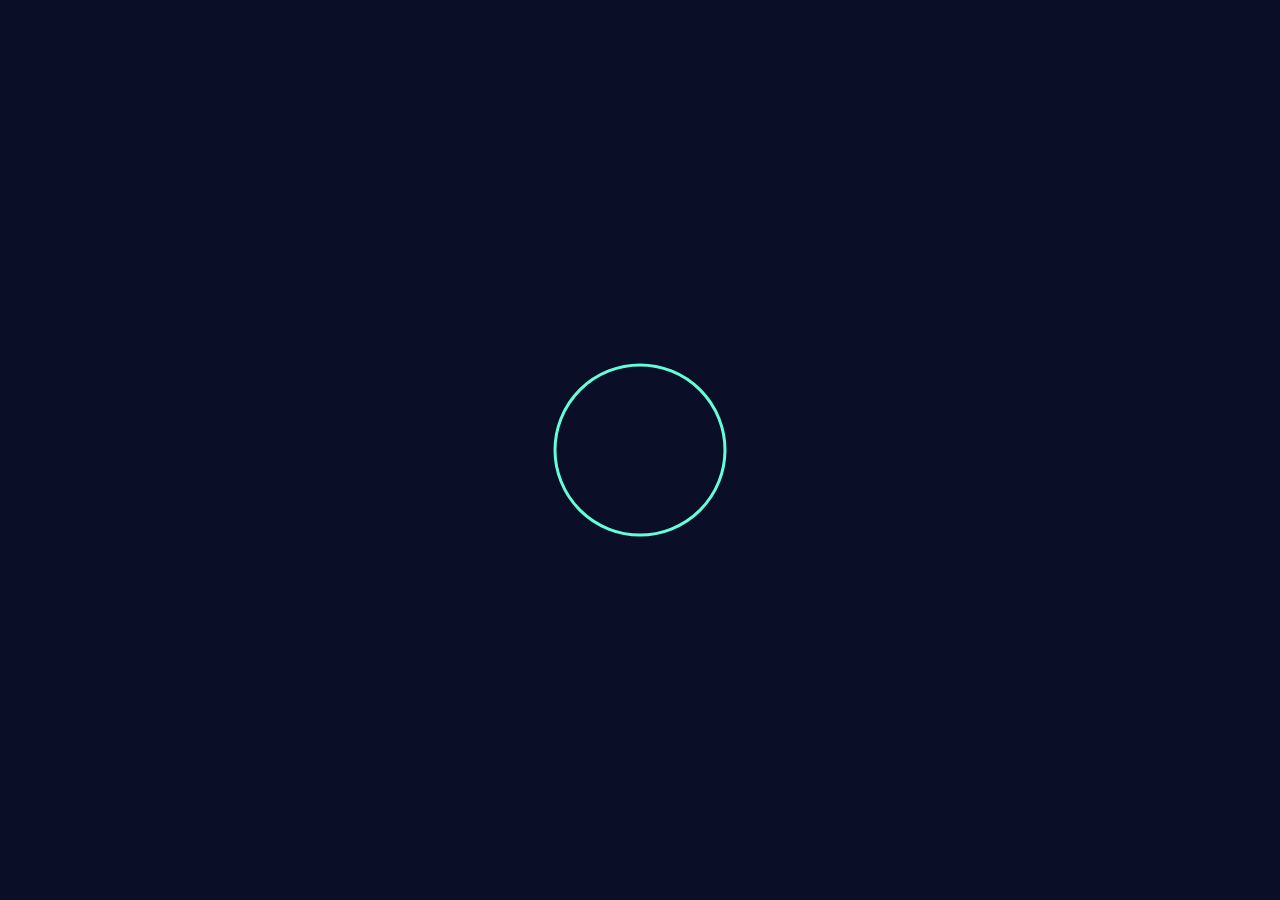
<file: index.html>
<!DOCTYPE html>
  <html lang="en">
  <head>
    <meta charset="UTF-8">
    <meta name="viewport" content="width=device-width, initial-scale=1.0">
    <title>Reusable Studio Engine</title>
  <link rel="stylesheet" href="style.css">
</head>
<body>
  <canvas id="canvas"></canvas>
    <script src="src/utils/math.js"></script>
    <script src="src/canvas/setupCanvas.js"></script>
    <script src="src/canvas/loop.js"></script>
    <script src="src/input/input.js"></script>
    <script src="main.js"></script>
  </body>
  </html>
</file>
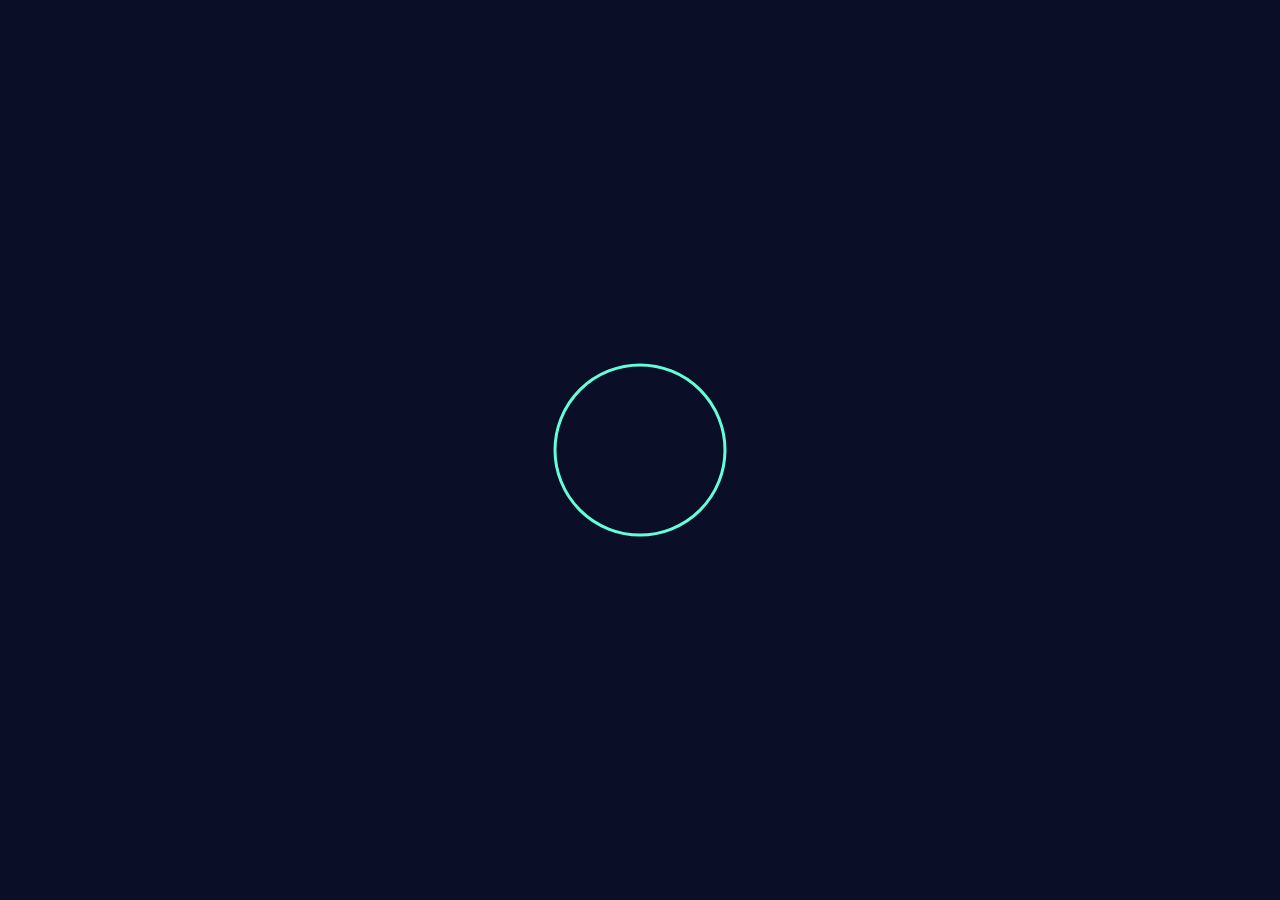
<file: Kenzo_R_Test_Website.html>
<!DOCTYPE html>
<html lang="en">
<head>
  <meta charset="UTF-8">
  <meta name="viewport" content="width=device-width, initial-scale=1.0">
  <title>Reusable Studio Engine</title>
  <style>
    * { margin: 0; padding: 0; box-sizing: border-box; }
    html, body { width: 100%; height: 100%; overflow: hidden; background: #0a0e27; }
    canvas { display: block; }
  </style>
</head>
<body>
  <canvas id="canvas"></canvas>
  <script>
    // --- src/utils/math.js ---
    function clamp(value, min, max) {
      return Math.min(Math.max(value, min), max);
    }

    function lerp(a, b, t) {
      return a + (b - a) * t;
    }

    function mapRange(value, inMin, inMax, outMin, outMax) {
      const t = clamp((value - inMin) / (inMax - inMin), 0, 1);
      return lerp(outMin, outMax, t);
    }

    // --- src/canvas/setupCanvas.js ---
    const canvas = document.getElementById('canvas');
    const ctx = canvas.getContext('2d');

    function resizeCanvas() {
      const dpr = window.devicePixelRatio || 1;
      canvas.width = window.innerWidth * dpr;
      canvas.height = window.innerHeight * dpr;
      canvas.style.width = `${window.innerWidth}px`;
      canvas.style.height = `${window.innerHeight}px`;
      ctx.setTransform(dpr, 0, 0, dpr, 0, 0);
    }

    function initCanvas() {
      window.addEventListener('resize', resizeCanvas);
      resizeCanvas();
    }

    // --- src/canvas/loop.js ---
    const BACKGROUND = '#0a0e27';
    const RING_COLOR = '#64ffda';
    const MIN_RADIUS = 20;
    const MAX_RADIUS = 150;
    const RING_WIDTH = 3;

    function draw() {
      const width = window.innerWidth;
      const height = window.innerHeight;

      ctx.fillStyle = BACKGROUND;
      ctx.fillRect(0, 0, width, height);

      const radius = mapRange(input.x, 0, width, MIN_RADIUS, MAX_RADIUS);

      ctx.beginPath();
      ctx.arc(width / 2, height / 2, radius, 0, Math.PI * 2);
      ctx.strokeStyle = RING_COLOR;
      ctx.lineWidth = RING_WIDTH;
      ctx.stroke();
    }

    function startLoop() {
      function frame() {
        draw();
        requestAnimationFrame(frame);
      }
      requestAnimationFrame(frame);
    }

    // --- src/input/input.js ---
    const input = {
      x: window.innerWidth / 2,
      y: window.innerHeight / 2,
      keys: {},
    };

    function initInput() {
      window.addEventListener('mousemove', (event) => {
        input.x = event.clientX;
        input.y = event.clientY;
      });

      window.addEventListener('keydown', (event) => {
        input.keys[event.key] = true;
      });

      window.addEventListener('keyup', (event) => {
        input.keys[event.key] = false;
      });
    }

    // --- main.js ---
    initCanvas();
    initInput();
    startLoop();
  </script>
</body>
</html>
</file>
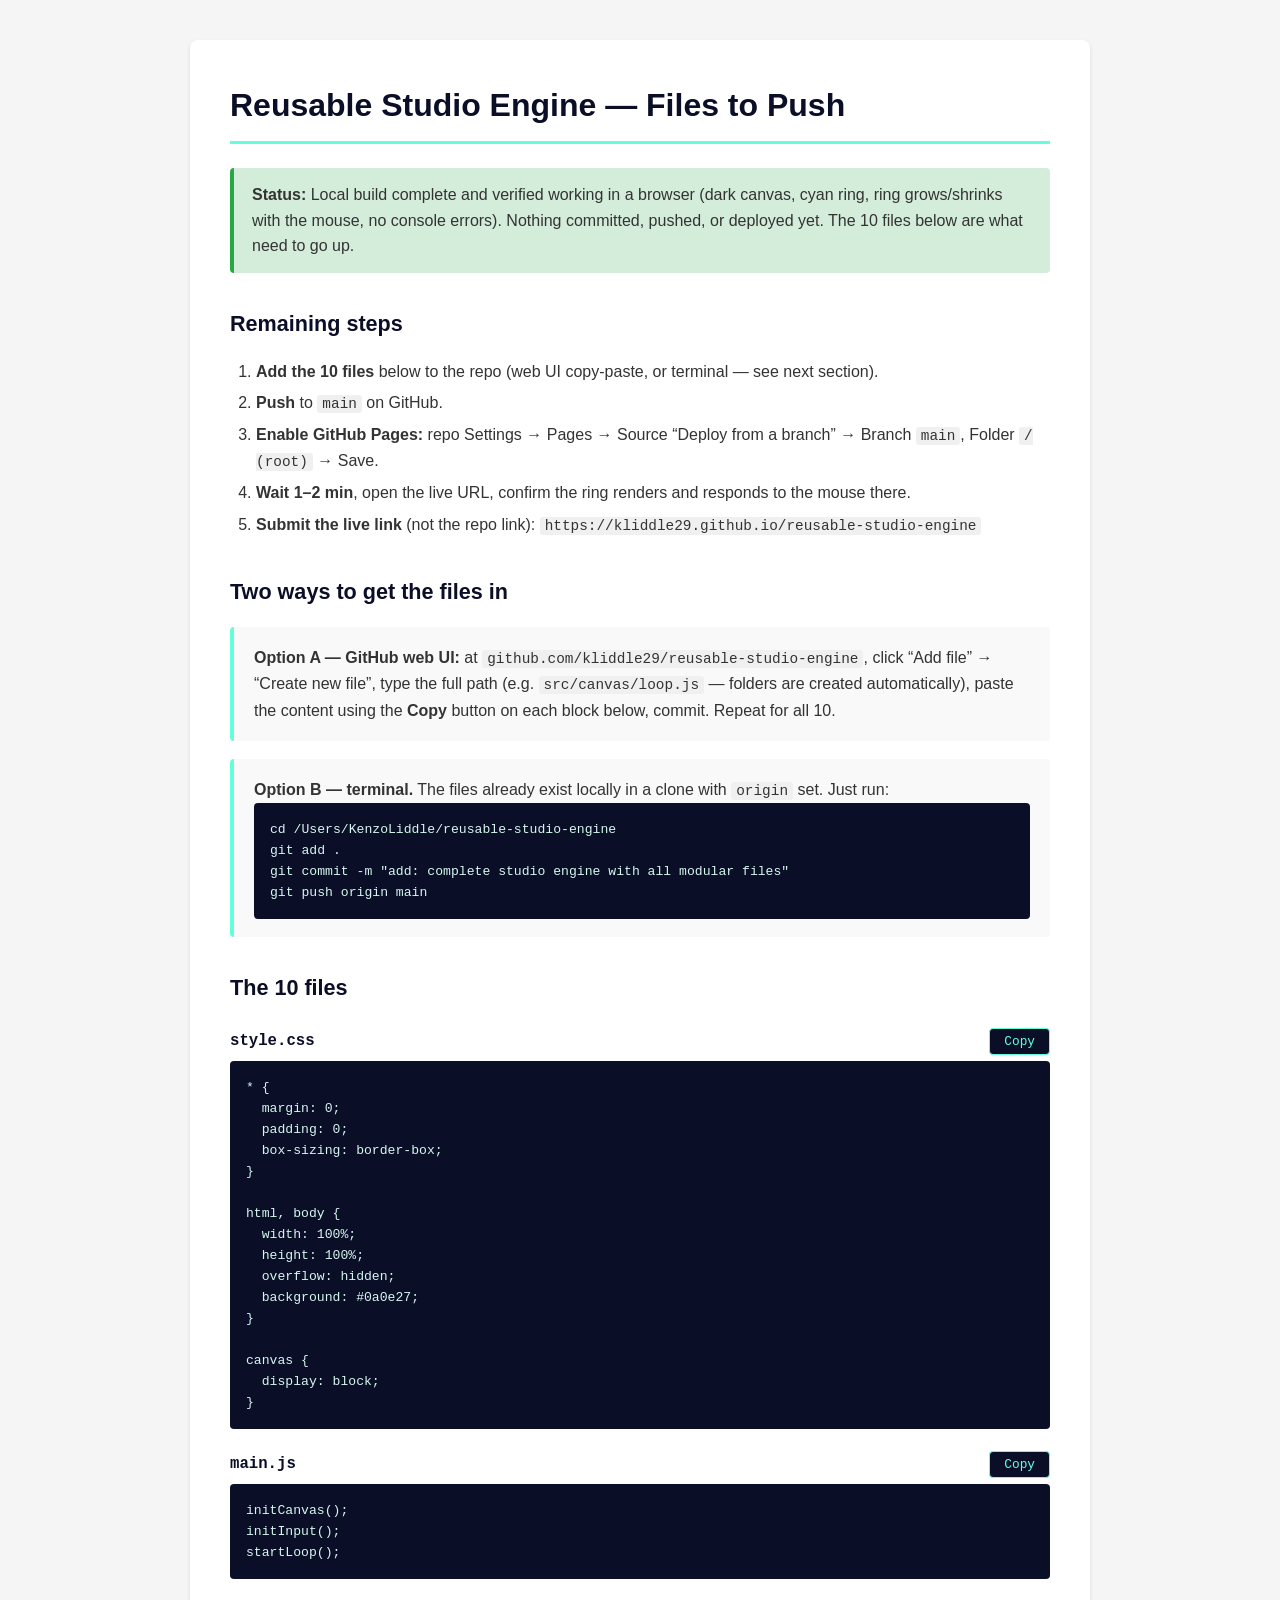
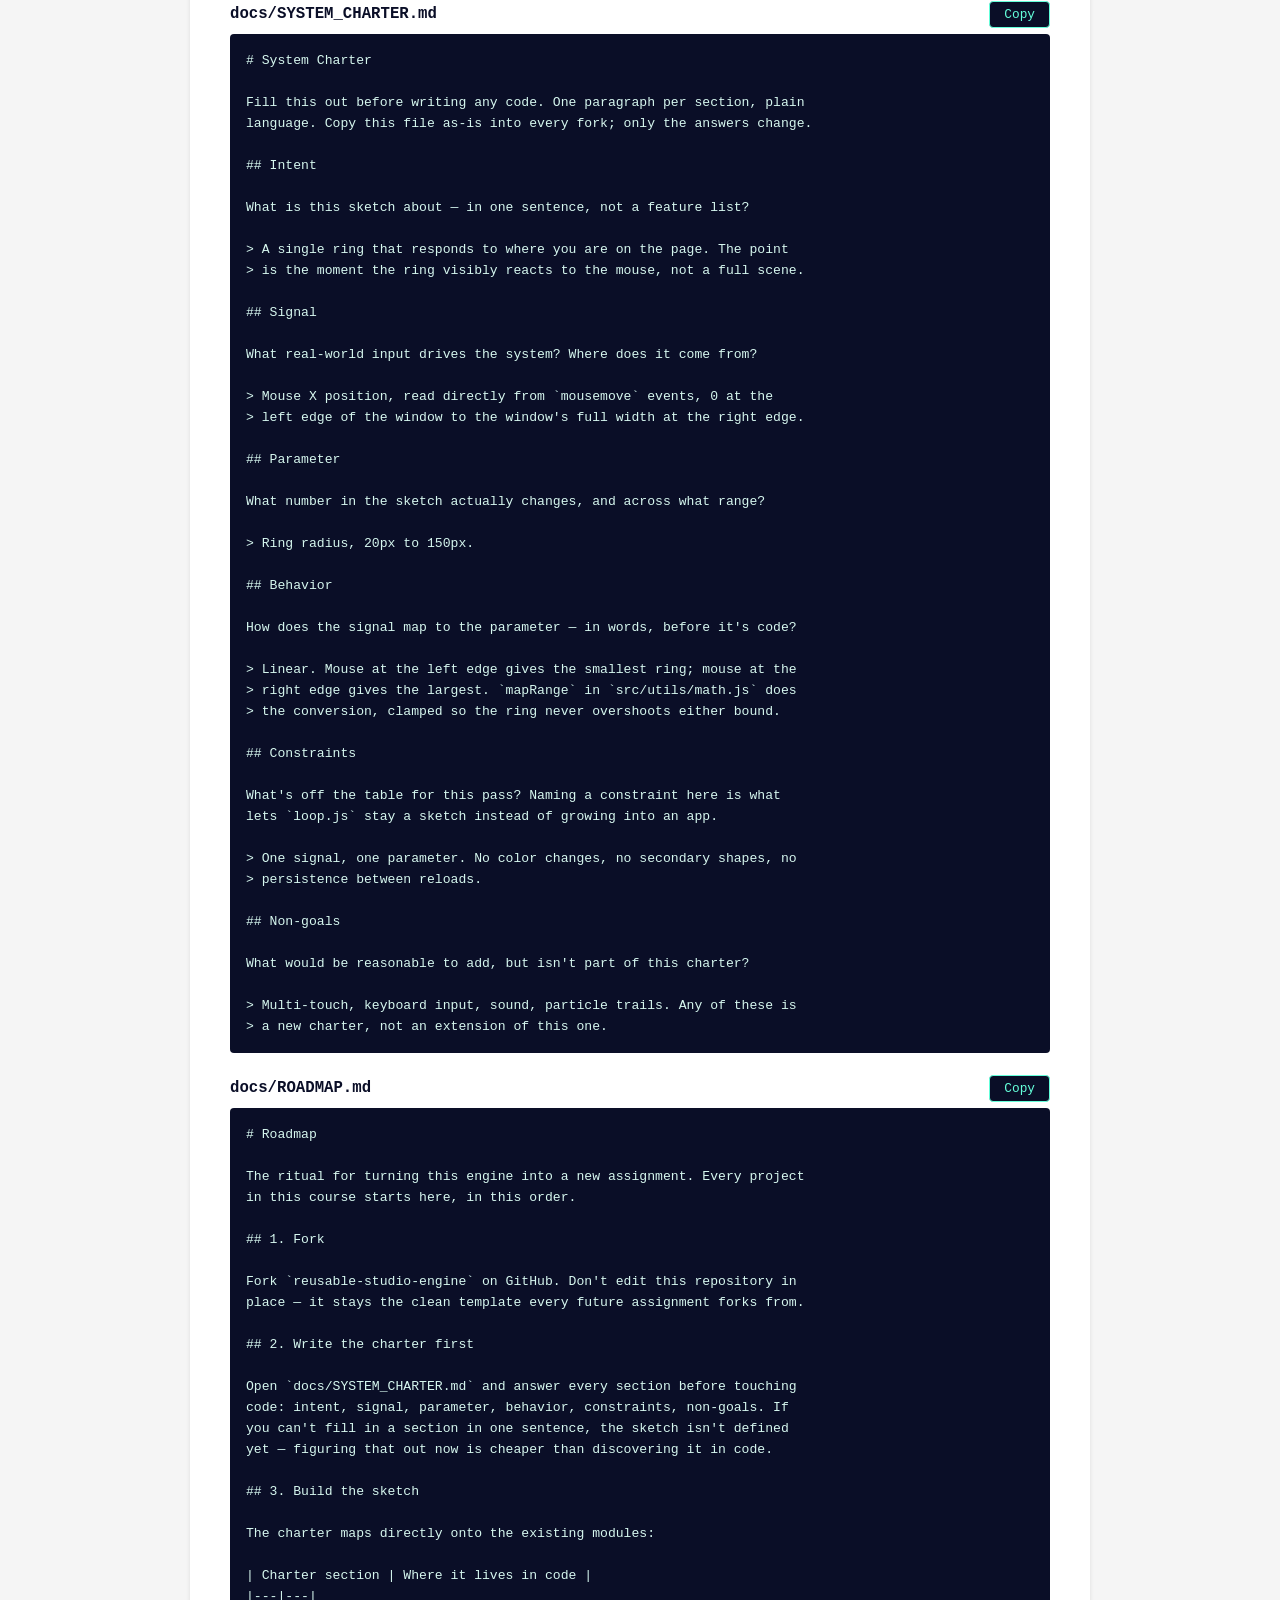
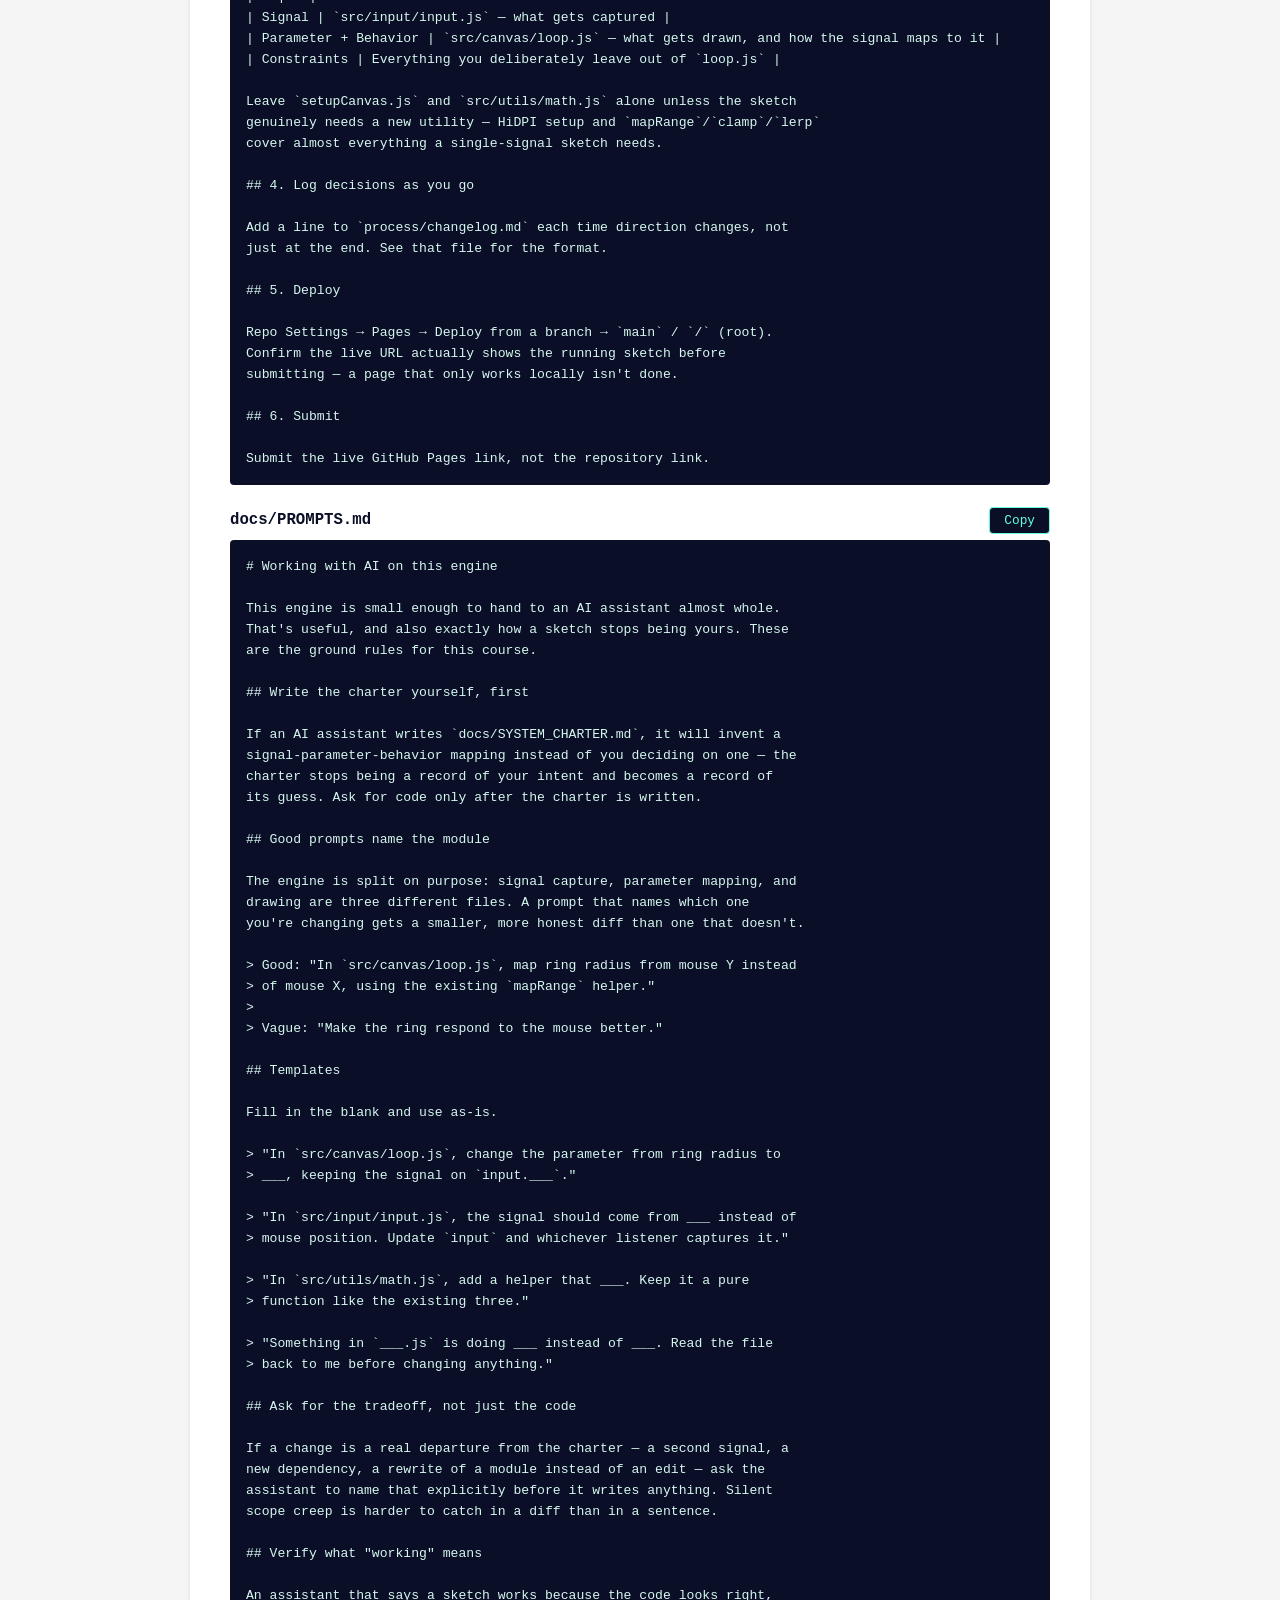
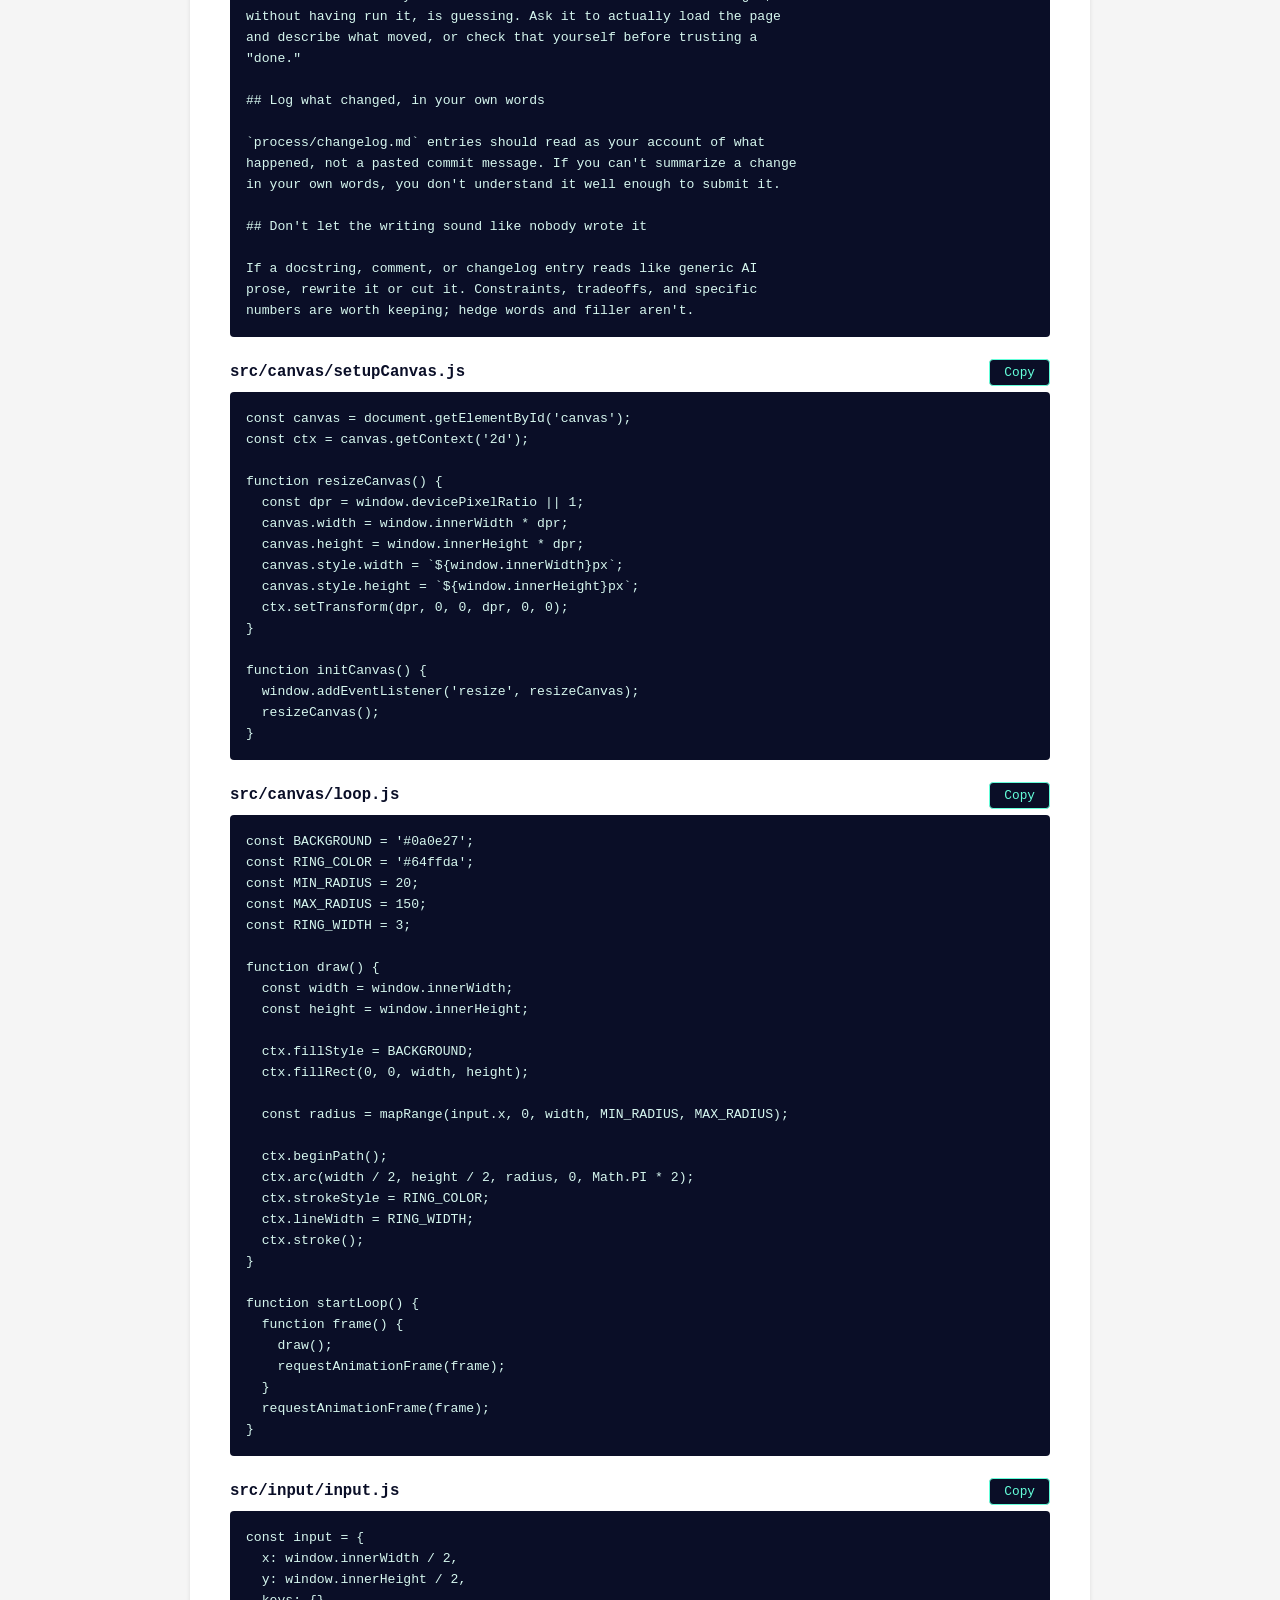
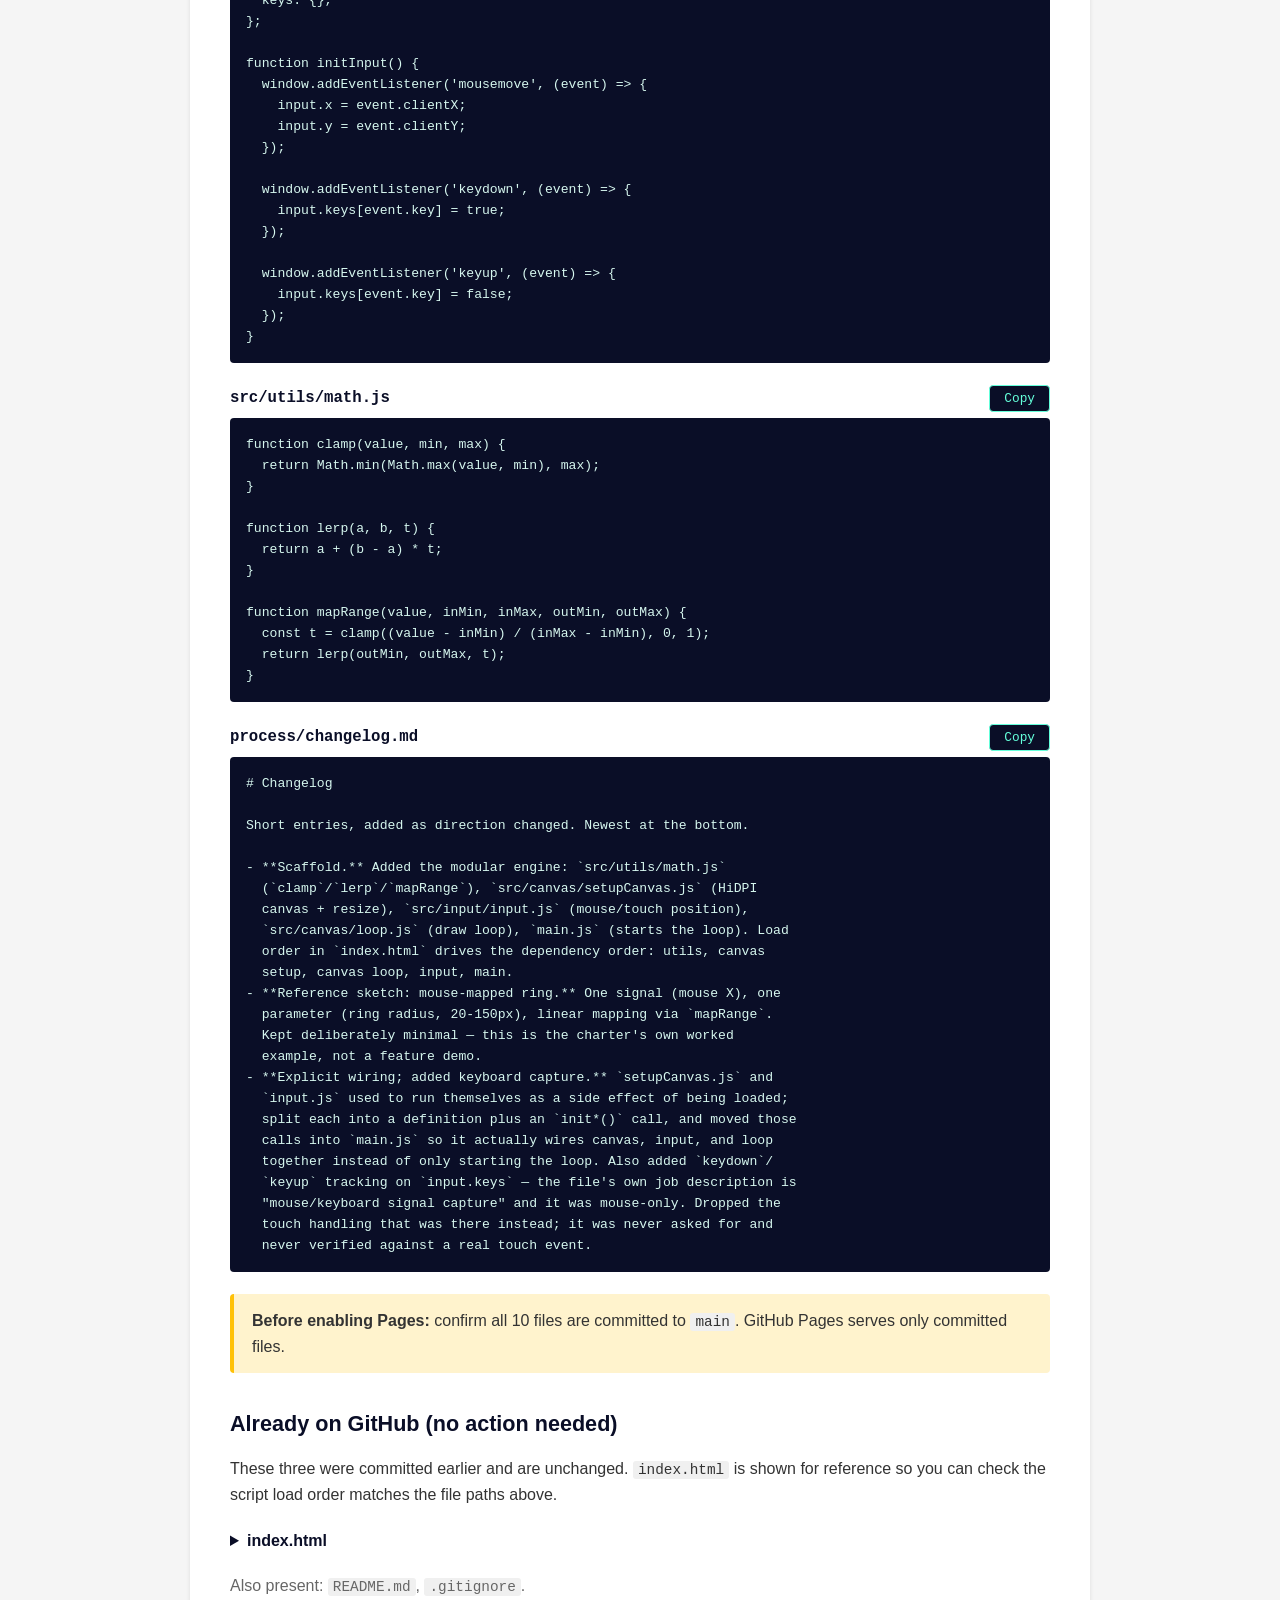
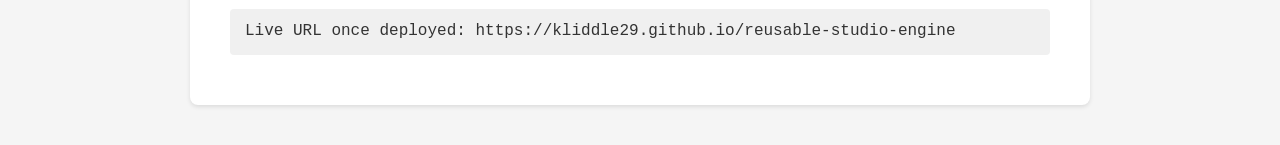
<file: REUSABLE_STUDIO_ENGINE_FILES.html>
<!DOCTYPE html>
<html lang="en">
<head>
<meta charset="UTF-8">
<meta name="viewport" content="width=device-width, initial-scale=1.0">
<title>Reusable Studio Engine - Files to Push</title>
<style>
    * { margin: 0; padding: 0; box-sizing: border-box; }
    body {
        font-family: -apple-system, BlinkMacSystemFont, 'Segoe UI', 'Helvetica Neue', sans-serif;
        line-height: 1.6; color: #333; background: #f5f5f5; padding: 40px 20px;
    }
    .container {
        max-width: 900px; margin: 0 auto; background: white; padding: 40px;
        border-radius: 8px; box-shadow: 0 2px 4px rgba(0,0,0,0.1);
    }
    h1 { color: #0a0e27; border-bottom: 3px solid #64ffda; padding-bottom: 10px; margin-bottom: 24px; }
    h2 { color: #0a0e27; margin-top: 34px; margin-bottom: 14px; font-size: 1.35em; }
    h3 { color: #0a0e27; font-family: 'Monaco', 'Courier New', monospace; font-size: 0.98em; }
    p { margin-bottom: 10px; }
    ol, ul { margin: 10px 0 10px 26px; }
    li { padding: 3px 0; }
    .section {
        margin: 18px 0; padding: 18px 20px; background: #f9f9f9;
        border-left: 4px solid #64ffda; border-radius: 4px;
    }
    .url {
        background: #f0f0f0; padding: 10px 15px; border-radius: 4px;
        font-family: 'Monaco', 'Courier New', monospace; margin: 10px 0; word-break: break-all;
    }
    .code-block {
        background: #0a0e27; color: #d6f7ef; padding: 16px; border-radius: 4px;
        font-family: 'Monaco', 'Courier New', monospace; margin: 0;
        overflow-x: auto; font-size: 0.82em; white-space: pre; tab-size: 2;
    }
    .warning {
        background: #fff3cd; border-left: 4px solid #ffc107; padding: 14px 18px;
        margin: 18px 0; border-radius: 4px;
    }
    .success {
        background: #d4edda; border-left: 4px solid #28a745; padding: 14px 18px;
        margin: 18px 0; border-radius: 4px;
    }
    .file-block { margin: 22px 0; }
    .file-head {
        display: flex; align-items: center; justify-content: space-between;
        gap: 12px; margin-bottom: 6px;
    }
    .copy-btn {
        background: #0a0e27; color: #64ffda; border: 1px solid #64ffda;
        padding: 5px 14px; border-radius: 4px; font-size: 0.8em; cursor: pointer;
        font-family: 'Monaco', 'Courier New', monospace; flex-shrink: 0;
    }
    .copy-btn:hover { background: #64ffda; color: #0a0e27; }
    .copy-btn.done { background: #28a745; color: white; border-color: #28a745; }
    details { margin: 14px 0; }
    summary { cursor: pointer; font-weight: bold; color: #0a0e27; padding: 6px 0; }
    code { background: #f0f0f0; padding: 1px 5px; border-radius: 3px; font-family: 'Monaco','Courier New',monospace; font-size: 0.9em; }
</style>
</head>
<body>
<div class="container">
    <h1>Reusable Studio Engine &mdash; Files to Push</h1>

    <div class="success">
        <strong>Status:</strong> Local build complete and verified working in a browser
        (dark canvas, cyan ring, ring grows/shrinks with the mouse, no console errors).
        Nothing committed, pushed, or deployed yet. The 10 files below are what need to go up.
    </div>

    <h2>Remaining steps</h2>
    <ol>
        <li><strong>Add the 10 files</strong> below to the repo (web UI copy-paste, or terminal &mdash; see next section).</li>
        <li><strong>Push</strong> to <code>main</code> on GitHub.</li>
        <li><strong>Enable GitHub Pages:</strong> repo Settings &rarr; Pages &rarr; Source &ldquo;Deploy from a branch&rdquo; &rarr; Branch <code>main</code>, Folder <code>/ (root)</code> &rarr; Save.</li>
        <li><strong>Wait 1&ndash;2 min</strong>, open the live URL, confirm the ring renders and responds to the mouse there.</li>
        <li><strong>Submit the live link</strong> (not the repo link): <code>https://kliddle29.github.io/reusable-studio-engine</code></li>
    </ol>

    <h2>Two ways to get the files in</h2>
    <div class="section">
        <strong>Option A &mdash; GitHub web UI:</strong> at
        <code>github.com/kliddle29/reusable-studio-engine</code>, click
        &ldquo;Add file&rdquo; &rarr; &ldquo;Create new file&rdquo;, type the full path
        (e.g. <code>src/canvas/loop.js</code> &mdash; folders are created automatically),
        paste the content using the <strong>Copy</strong> button on each block below, commit. Repeat for all 10.
    </div>
    <div class="section">
        <strong>Option B &mdash; terminal.</strong> The files already exist locally in a clone
        with <code>origin</code> set. Just run:
        <pre class="code-block">cd /Users/KenzoLiddle/reusable-studio-engine
git add .
git commit -m "add: complete studio engine with all modular files"
git push origin main</pre>
    </div>

    <h2>The 10 files</h2>
    
        <div class="file-block">
            <div class="file-head">
                <h3>style.css</h3>
                <button class="copy-btn" onclick="copyBlock(this)">Copy</button>
            </div>
            <pre class="code-block" data-lang="css">* {
  margin: 0;
  padding: 0;
  box-sizing: border-box;
}

html, body {
  width: 100%;
  height: 100%;
  overflow: hidden;
  background: #0a0e27;
}

canvas {
  display: block;
}
</pre>
        </div>

        <div class="file-block">
            <div class="file-head">
                <h3>main.js</h3>
                <button class="copy-btn" onclick="copyBlock(this)">Copy</button>
            </div>
            <pre class="code-block" data-lang="js">initCanvas();
initInput();
startLoop();
</pre>
        </div>

        <div class="file-block">
            <div class="file-head">
                <h3>docs/SYSTEM_CHARTER.md</h3>
                <button class="copy-btn" onclick="copyBlock(this)">Copy</button>
            </div>
            <pre class="code-block" data-lang="markdown"># System Charter

Fill this out before writing any code. One paragraph per section, plain
language. Copy this file as-is into every fork; only the answers change.

## Intent

What is this sketch about — in one sentence, not a feature list?

&gt; A single ring that responds to where you are on the page. The point
&gt; is the moment the ring visibly reacts to the mouse, not a full scene.

## Signal

What real-world input drives the system? Where does it come from?

&gt; Mouse X position, read directly from `mousemove` events, 0 at the
&gt; left edge of the window to the window&#x27;s full width at the right edge.

## Parameter

What number in the sketch actually changes, and across what range?

&gt; Ring radius, 20px to 150px.

## Behavior

How does the signal map to the parameter — in words, before it&#x27;s code?

&gt; Linear. Mouse at the left edge gives the smallest ring; mouse at the
&gt; right edge gives the largest. `mapRange` in `src/utils/math.js` does
&gt; the conversion, clamped so the ring never overshoots either bound.

## Constraints

What&#x27;s off the table for this pass? Naming a constraint here is what
lets `loop.js` stay a sketch instead of growing into an app.

&gt; One signal, one parameter. No color changes, no secondary shapes, no
&gt; persistence between reloads.

## Non-goals

What would be reasonable to add, but isn&#x27;t part of this charter?

&gt; Multi-touch, keyboard input, sound, particle trails. Any of these is
&gt; a new charter, not an extension of this one.
</pre>
        </div>

        <div class="file-block">
            <div class="file-head">
                <h3>docs/ROADMAP.md</h3>
                <button class="copy-btn" onclick="copyBlock(this)">Copy</button>
            </div>
            <pre class="code-block" data-lang="markdown"># Roadmap

The ritual for turning this engine into a new assignment. Every project
in this course starts here, in this order.

## 1. Fork

Fork `reusable-studio-engine` on GitHub. Don&#x27;t edit this repository in
place — it stays the clean template every future assignment forks from.

## 2. Write the charter first

Open `docs/SYSTEM_CHARTER.md` and answer every section before touching
code: intent, signal, parameter, behavior, constraints, non-goals. If
you can&#x27;t fill in a section in one sentence, the sketch isn&#x27;t defined
yet — figuring that out now is cheaper than discovering it in code.

## 3. Build the sketch

The charter maps directly onto the existing modules:

| Charter section | Where it lives in code |
|---|---|
| Signal | `src/input/input.js` — what gets captured |
| Parameter + Behavior | `src/canvas/loop.js` — what gets drawn, and how the signal maps to it |
| Constraints | Everything you deliberately leave out of `loop.js` |

Leave `setupCanvas.js` and `src/utils/math.js` alone unless the sketch
genuinely needs a new utility — HiDPI setup and `mapRange`/`clamp`/`lerp`
cover almost everything a single-signal sketch needs.

## 4. Log decisions as you go

Add a line to `process/changelog.md` each time direction changes, not
just at the end. See that file for the format.

## 5. Deploy

Repo Settings → Pages → Deploy from a branch → `main` / `/` (root).
Confirm the live URL actually shows the running sketch before
submitting — a page that only works locally isn&#x27;t done.

## 6. Submit

Submit the live GitHub Pages link, not the repository link.
</pre>
        </div>

        <div class="file-block">
            <div class="file-head">
                <h3>docs/PROMPTS.md</h3>
                <button class="copy-btn" onclick="copyBlock(this)">Copy</button>
            </div>
            <pre class="code-block" data-lang="markdown"># Working with AI on this engine

This engine is small enough to hand to an AI assistant almost whole.
That&#x27;s useful, and also exactly how a sketch stops being yours. These
are the ground rules for this course.

## Write the charter yourself, first

If an AI assistant writes `docs/SYSTEM_CHARTER.md`, it will invent a
signal-parameter-behavior mapping instead of you deciding on one — the
charter stops being a record of your intent and becomes a record of
its guess. Ask for code only after the charter is written.

## Good prompts name the module

The engine is split on purpose: signal capture, parameter mapping, and
drawing are three different files. A prompt that names which one
you&#x27;re changing gets a smaller, more honest diff than one that doesn&#x27;t.

&gt; Good: &quot;In `src/canvas/loop.js`, map ring radius from mouse Y instead
&gt; of mouse X, using the existing `mapRange` helper.&quot;
&gt;
&gt; Vague: &quot;Make the ring respond to the mouse better.&quot;

## Templates

Fill in the blank and use as-is.

&gt; &quot;In `src/canvas/loop.js`, change the parameter from ring radius to
&gt; ___, keeping the signal on `input.___`.&quot;

&gt; &quot;In `src/input/input.js`, the signal should come from ___ instead of
&gt; mouse position. Update `input` and whichever listener captures it.&quot;

&gt; &quot;In `src/utils/math.js`, add a helper that ___. Keep it a pure
&gt; function like the existing three.&quot;

&gt; &quot;Something in `___.js` is doing ___ instead of ___. Read the file
&gt; back to me before changing anything.&quot;

## Ask for the tradeoff, not just the code

If a change is a real departure from the charter — a second signal, a
new dependency, a rewrite of a module instead of an edit — ask the
assistant to name that explicitly before it writes anything. Silent
scope creep is harder to catch in a diff than in a sentence.

## Verify what &quot;working&quot; means

An assistant that says a sketch works because the code looks right,
without having run it, is guessing. Ask it to actually load the page
and describe what moved, or check that yourself before trusting a
&quot;done.&quot;

## Log what changed, in your own words

`process/changelog.md` entries should read as your account of what
happened, not a pasted commit message. If you can&#x27;t summarize a change
in your own words, you don&#x27;t understand it well enough to submit it.

## Don&#x27;t let the writing sound like nobody wrote it

If a docstring, comment, or changelog entry reads like generic AI
prose, rewrite it or cut it. Constraints, tradeoffs, and specific
numbers are worth keeping; hedge words and filler aren&#x27;t.
</pre>
        </div>

        <div class="file-block">
            <div class="file-head">
                <h3>src/canvas/setupCanvas.js</h3>
                <button class="copy-btn" onclick="copyBlock(this)">Copy</button>
            </div>
            <pre class="code-block" data-lang="js">const canvas = document.getElementById(&#x27;canvas&#x27;);
const ctx = canvas.getContext(&#x27;2d&#x27;);

function resizeCanvas() {
  const dpr = window.devicePixelRatio || 1;
  canvas.width = window.innerWidth * dpr;
  canvas.height = window.innerHeight * dpr;
  canvas.style.width = `${window.innerWidth}px`;
  canvas.style.height = `${window.innerHeight}px`;
  ctx.setTransform(dpr, 0, 0, dpr, 0, 0);
}

function initCanvas() {
  window.addEventListener(&#x27;resize&#x27;, resizeCanvas);
  resizeCanvas();
}
</pre>
        </div>

        <div class="file-block">
            <div class="file-head">
                <h3>src/canvas/loop.js</h3>
                <button class="copy-btn" onclick="copyBlock(this)">Copy</button>
            </div>
            <pre class="code-block" data-lang="js">const BACKGROUND = &#x27;#0a0e27&#x27;;
const RING_COLOR = &#x27;#64ffda&#x27;;
const MIN_RADIUS = 20;
const MAX_RADIUS = 150;
const RING_WIDTH = 3;

function draw() {
  const width = window.innerWidth;
  const height = window.innerHeight;

  ctx.fillStyle = BACKGROUND;
  ctx.fillRect(0, 0, width, height);

  const radius = mapRange(input.x, 0, width, MIN_RADIUS, MAX_RADIUS);

  ctx.beginPath();
  ctx.arc(width / 2, height / 2, radius, 0, Math.PI * 2);
  ctx.strokeStyle = RING_COLOR;
  ctx.lineWidth = RING_WIDTH;
  ctx.stroke();
}

function startLoop() {
  function frame() {
    draw();
    requestAnimationFrame(frame);
  }
  requestAnimationFrame(frame);
}
</pre>
        </div>

        <div class="file-block">
            <div class="file-head">
                <h3>src/input/input.js</h3>
                <button class="copy-btn" onclick="copyBlock(this)">Copy</button>
            </div>
            <pre class="code-block" data-lang="js">const input = {
  x: window.innerWidth / 2,
  y: window.innerHeight / 2,
  keys: {},
};

function initInput() {
  window.addEventListener(&#x27;mousemove&#x27;, (event) =&gt; {
    input.x = event.clientX;
    input.y = event.clientY;
  });

  window.addEventListener(&#x27;keydown&#x27;, (event) =&gt; {
    input.keys[event.key] = true;
  });

  window.addEventListener(&#x27;keyup&#x27;, (event) =&gt; {
    input.keys[event.key] = false;
  });
}
</pre>
        </div>

        <div class="file-block">
            <div class="file-head">
                <h3>src/utils/math.js</h3>
                <button class="copy-btn" onclick="copyBlock(this)">Copy</button>
            </div>
            <pre class="code-block" data-lang="js">function clamp(value, min, max) {
  return Math.min(Math.max(value, min), max);
}

function lerp(a, b, t) {
  return a + (b - a) * t;
}

function mapRange(value, inMin, inMax, outMin, outMax) {
  const t = clamp((value - inMin) / (inMax - inMin), 0, 1);
  return lerp(outMin, outMax, t);
}
</pre>
        </div>

        <div class="file-block">
            <div class="file-head">
                <h3>process/changelog.md</h3>
                <button class="copy-btn" onclick="copyBlock(this)">Copy</button>
            </div>
            <pre class="code-block" data-lang="markdown"># Changelog

Short entries, added as direction changed. Newest at the bottom.

- **Scaffold.** Added the modular engine: `src/utils/math.js`
  (`clamp`/`lerp`/`mapRange`), `src/canvas/setupCanvas.js` (HiDPI
  canvas + resize), `src/input/input.js` (mouse/touch position),
  `src/canvas/loop.js` (draw loop), `main.js` (starts the loop). Load
  order in `index.html` drives the dependency order: utils, canvas
  setup, canvas loop, input, main.
- **Reference sketch: mouse-mapped ring.** One signal (mouse X), one
  parameter (ring radius, 20-150px), linear mapping via `mapRange`.
  Kept deliberately minimal — this is the charter&#x27;s own worked
  example, not a feature demo.
- **Explicit wiring; added keyboard capture.** `setupCanvas.js` and
  `input.js` used to run themselves as a side effect of being loaded;
  split each into a definition plus an `init*()` call, and moved those
  calls into `main.js` so it actually wires canvas, input, and loop
  together instead of only starting the loop. Also added `keydown`/
  `keyup` tracking on `input.keys` — the file&#x27;s own job description is
  &quot;mouse/keyboard signal capture&quot; and it was mouse-only. Dropped the
  touch handling that was there instead; it was never asked for and
  never verified against a real touch event.
</pre>
        </div>

    <div class="warning">
        <strong>Before enabling Pages:</strong> confirm all 10 files are committed to
        <code>main</code>. GitHub Pages serves only committed files.
    </div>

    <h2>Already on GitHub (no action needed)</h2>
    <p>These three were committed earlier and are unchanged. <code>index.html</code> is
    shown for reference so you can check the script load order matches the file paths above.</p>
    <details>
        <summary>index.html</summary>
        <pre class="code-block">&lt;!DOCTYPE html&gt;
  &lt;html lang=&quot;en&quot;&gt;
  &lt;head&gt;
    &lt;meta charset=&quot;UTF-8&quot;&gt;
    &lt;meta name=&quot;viewport&quot; content=&quot;width=device-width, initial-scale=1.0&quot;&gt;
    &lt;title&gt;Reusable Studio Engine&lt;/title&gt;
  &lt;link rel=&quot;stylesheet&quot; href=&quot;style.css&quot;&gt;
&lt;/head&gt;
&lt;body&gt;
  &lt;canvas id=&quot;canvas&quot;&gt;&lt;/canvas&gt;
    &lt;script src=&quot;src/utils/math.js&quot;&gt;&lt;/script&gt;
    &lt;script src=&quot;src/canvas/setupCanvas.js&quot;&gt;&lt;/script&gt;
    &lt;script src=&quot;src/canvas/loop.js&quot;&gt;&lt;/script&gt;
    &lt;script src=&quot;src/input/input.js&quot;&gt;&lt;/script&gt;
    &lt;script src=&quot;main.js&quot;&gt;&lt;/script&gt;
  &lt;/body&gt;
  &lt;/html&gt;
</pre>
    </details>
    <p style="color:#666;">Also present: <code>README.md</code>, <code>.gitignore</code>.</p>

    <div class="url">Live URL once deployed: https://kliddle29.github.io/reusable-studio-engine</div>
</div>

<script>
function copyBlock(btn) {
    var pre = btn.closest('.file-block').querySelector('pre');
    navigator.clipboard.writeText(pre.textContent).then(function () {
        var original = btn.textContent;
        btn.textContent = 'Copied';
        btn.classList.add('done');
        setTimeout(function () {
            btn.textContent = original;
            btn.classList.remove('done');
        }, 1500);
    });
}
</script>
</body>
</html>
</file>
<file: style.css>
* {
  margin: 0;
  padding: 0;
  box-sizing: border-box;
}

html, body {
  width: 100%;
  height: 100%;
  overflow: hidden;
  background: #0a0e27;
}

canvas {
  display: block;
}
</file>
